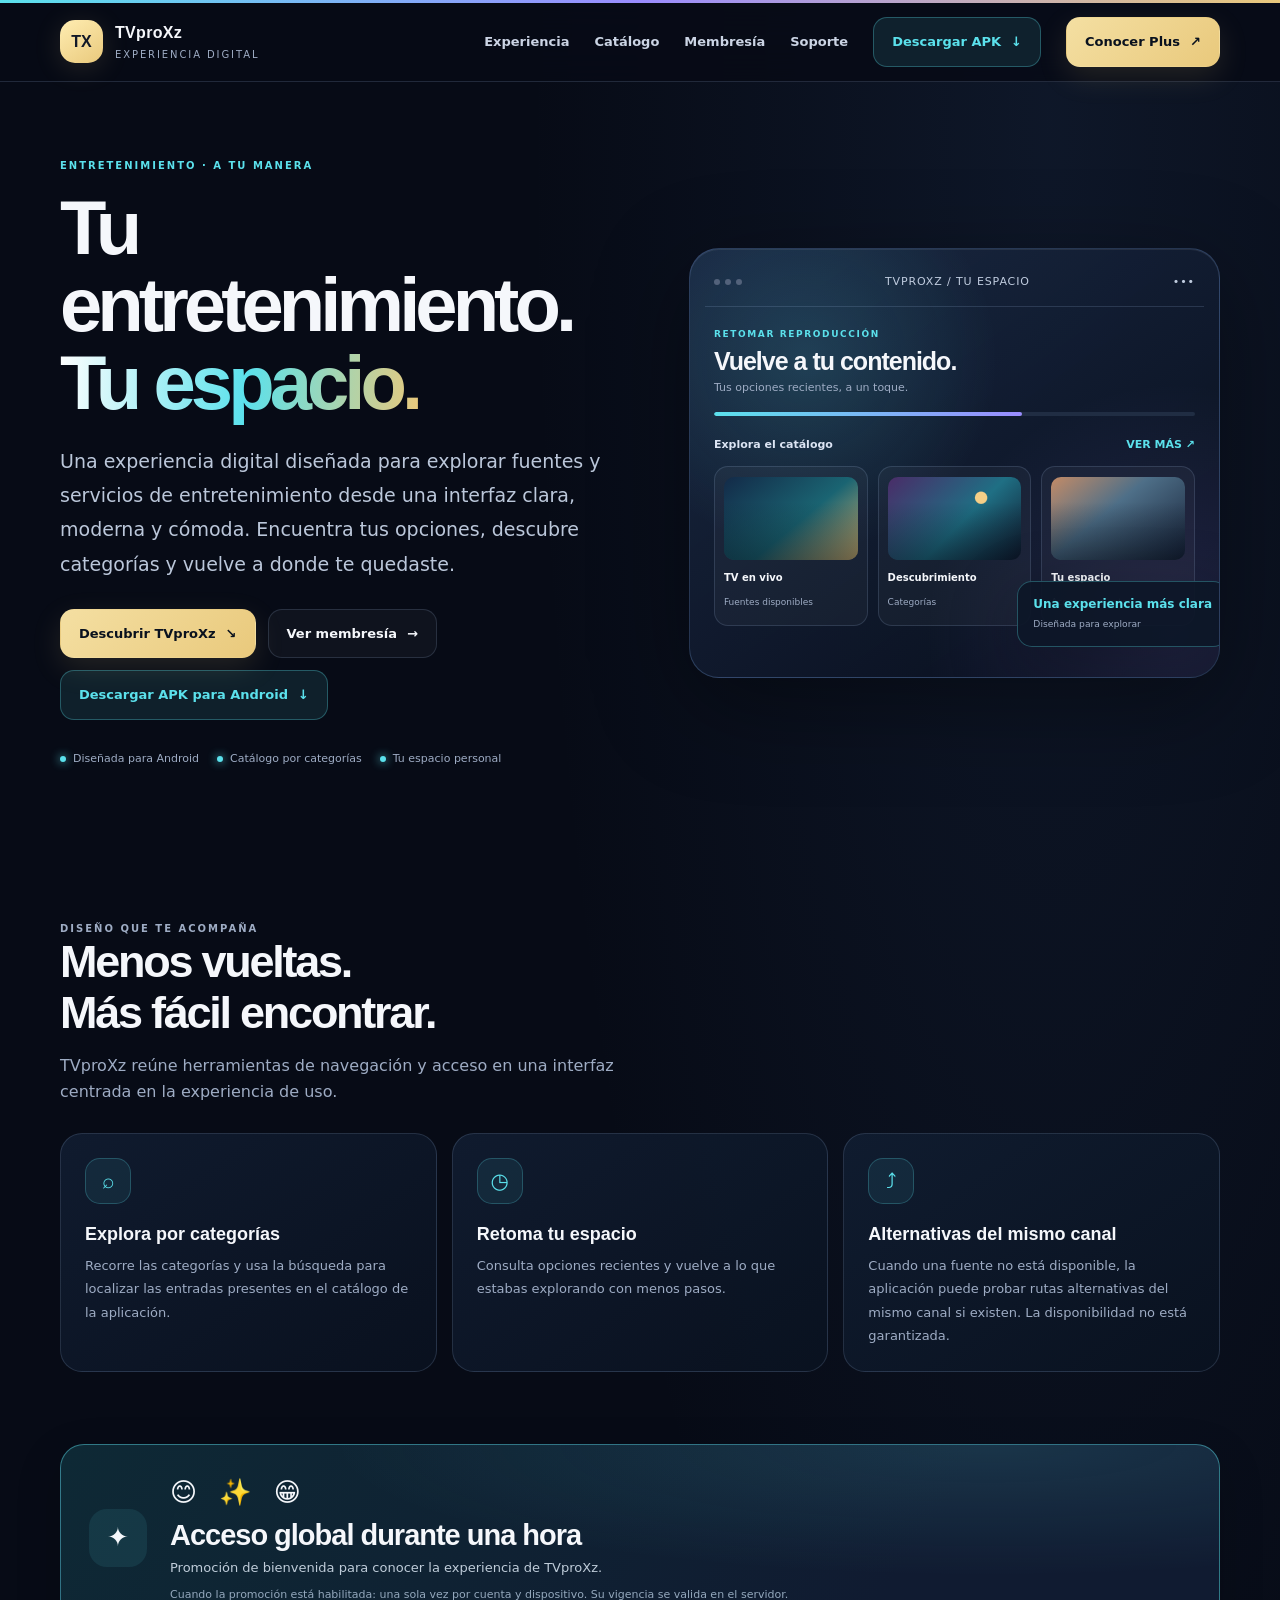
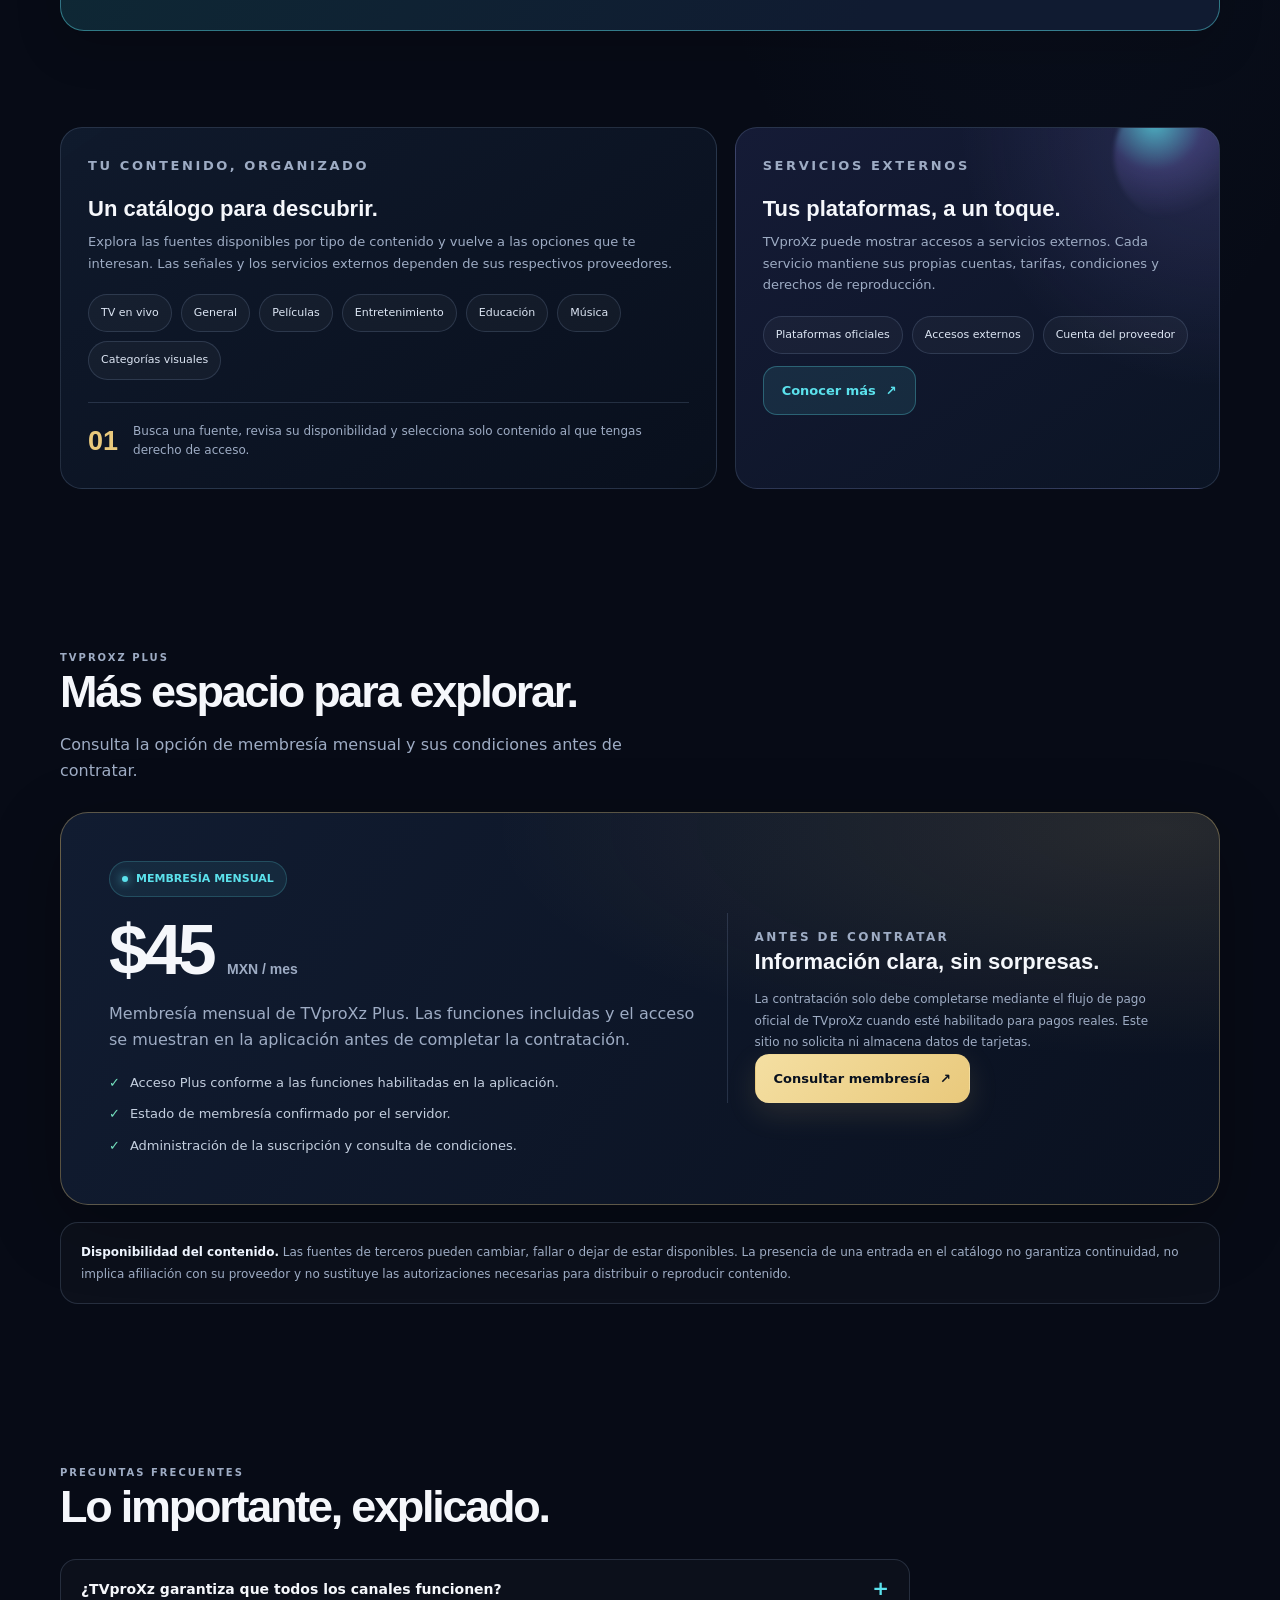
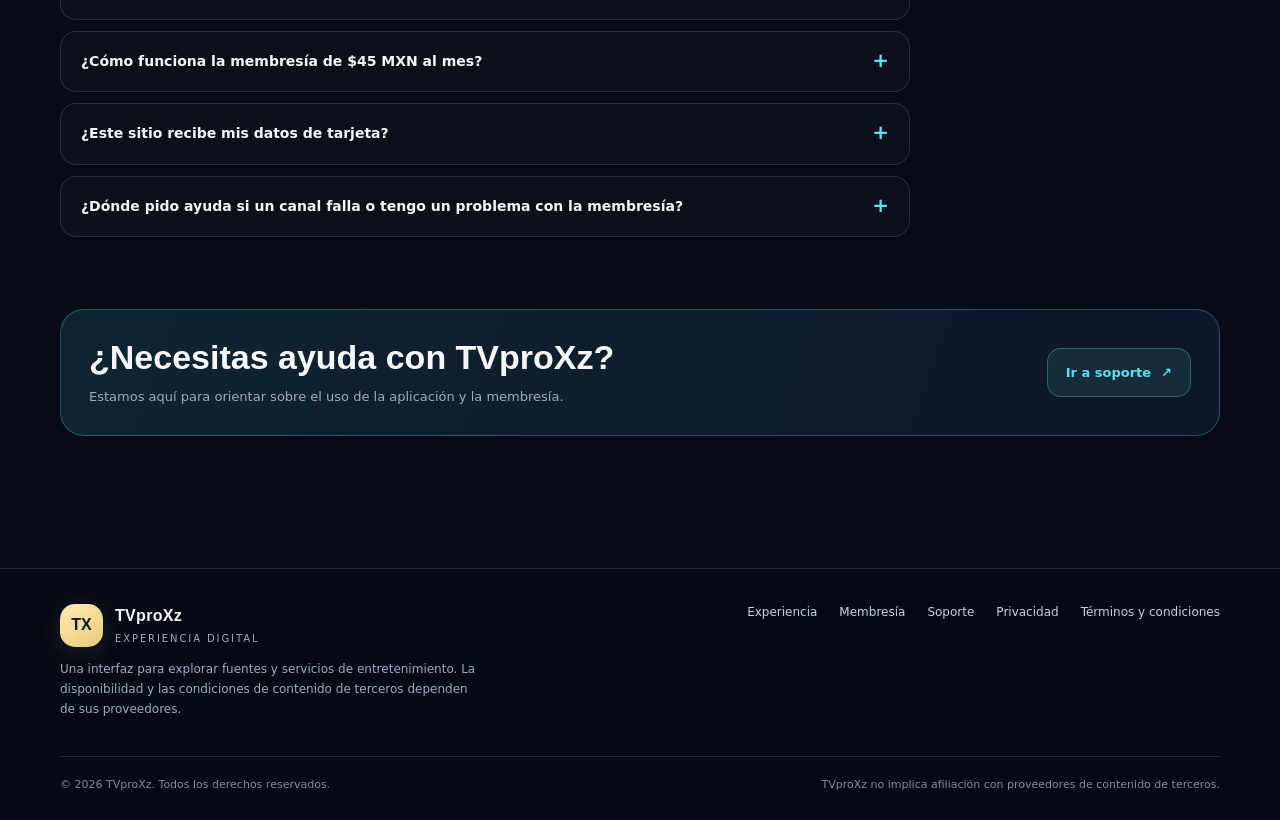
<file: index.html>
<!doctype html>
<html lang="es">
<head>
  <meta charset="utf-8"><meta name="viewport" content="width=device-width, initial-scale=1">
  <meta name="theme-color" content="#070b16">
  <meta name="description" content="Conoce TVproXz: una aplicación Android para explorar fuentes, categorías y servicios de entretenimiento desde una experiencia moderna.">
  <title>TVproXz — Tu entretenimiento. Tu espacio.</title>
  <link rel="stylesheet" href="styles.css">
</head>
<body>
<div class="topline"></div>
<header class="site-header"><div class="container nav">
  <a class="brand" href="index.html" aria-label="TVproXz, inicio"><span class="brand-mark">TX</span><span><span class="brand-name">TVproXz</span><span class="brand-caption">Experiencia digital</span></span></a>
  <button class="nav-toggle" type="button" data-nav-toggle aria-expanded="false" aria-label="Abrir menú">☰ Menú</button>
  <nav class="nav-links" data-nav-links aria-label="Navegación principal">
    <a href="#experiencia">Experiencia</a><a href="#catalogo">Catálogo</a><a href="#membresia">Membresía</a><a href="soporte.html">Soporte</a><a class="btn btn-cyan" href="https://github.com/joseambriz735-dev/TVproXz-Android/releases/download/v2.7.1/TVproXz-2.7.1.apk" aria-label="Descargar TVproXz para Android">Descargar APK <span aria-hidden="true">↓</span></a><a class="btn btn-primary" href="#membresia">Conocer Plus <span>↗</span></a>
  </nav>
</div></header>
<main>
<section class="hero"><div class="container hero-grid">
  <div class="hero-copy">
    <p class="eyebrow">ENTRETENIMIENTO · A TU MANERA</p>
    <h1>Tu entretenimiento.<br><span class="shine">Tu espacio.</span></h1>
    <p class="lead">Una experiencia digital diseñada para explorar fuentes y servicios de entretenimiento desde una interfaz clara, moderna y cómoda. Encuentra tus opciones, descubre categorías y vuelve a donde te quedaste.</p>
    <div class="actions"><a class="btn btn-primary" href="#experiencia">Descubrir TVproXz <span aria-hidden="true">↘</span></a><a class="btn btn-secondary" href="#membresia">Ver membresía <span aria-hidden="true">→</span></a><a class="btn btn-cyan" href="https://github.com/joseambriz735-dev/TVproXz-Android/releases/download/v2.7.1/TVproXz-2.7.1.apk" aria-label="Descargar TVproXz APK para Android">Descargar APK para Android <span aria-hidden="true">↓</span></a></div>
    <div class="hero-foot"><span><i class="dot"></i> Diseñada para Android</span><span><i class="dot"></i> Catálogo por categorías</span><span><i class="dot"></i> Tu espacio personal</span></div>
  </div>
  <div class="visual-shell" aria-label="Ilustración conceptual de la interfaz de TVproXz">
    <div class="visual-top"><span class="win-dots"><i></i><i></i><i></i></span><span>TVPROXZ / TU ESPACIO</span><span>•••</span></div>
    <div class="screen-body">
      <div class="screen-kicker">RETOMAR REPRODUCCIÓN</div><div class="screen-title">Vuelve a tu contenido.</div><div class="screen-muted">Tus opciones recientes, a un toque.</div>
      <div class="screen-progress"><i></i></div>
      <div class="preview-label"><span>Explora el catálogo</span><span style="color:var(--cyan)">VER MÁS ↗</span></div>
      <div class="mini-grid">
        <div class="mini-card"><div class="mini-art"></div><b>TV en vivo</b><span>Fuentes disponibles</span></div>
        <div class="mini-card"><div class="mini-art art2"></div><b>Descubrimiento</b><span>Categorías</span></div>
        <div class="mini-card"><div class="mini-art art3"></div><b>Tu espacio</b><span>Accesos recientes</span></div>
      </div>
    </div>
    <div class="floating-chip"><strong>Una experiencia más clara</strong><small>Diseñada para explorar</small></div>
  </div>
</div></section>
<section class="section" id="experiencia"><div class="container">
  <div class="section-head"><p class="eyebrow">DISEÑO QUE TE ACOMPAÑA</p><h2>Menos vueltas.<br>Más fácil encontrar.</h2><p>TVproXz reúne herramientas de navegación y acceso en una interfaz centrada en la experiencia de uso.</p></div>
  <div class="feature-grid">
    <article class="feature"><div class="feature-icon" aria-hidden="true">⌕</div><h3>Explora por categorías</h3><p>Recorre las categorías y usa la búsqueda para localizar las entradas presentes en el catálogo de la aplicación.</p></article>
    <article class="feature"><div class="feature-icon" aria-hidden="true">◷</div><h3>Retoma tu espacio</h3><p>Consulta opciones recientes y vuelve a lo que estabas explorando con menos pasos.</p></article>
    <article class="feature"><div class="feature-icon" aria-hidden="true">⤴</div><h3>Alternativas del mismo canal</h3><p>Cuando una fuente no está disponible, la aplicación puede probar rutas alternativas del mismo canal si existen. La disponibilidad no está garantizada.</p></article>
  </div>
</div></section>
<section class="promo"><div class="container"><div class="promo-box"><div class="promo-icon" aria-hidden="true">✦</div><div><div class="promo-smiles" aria-hidden="true">😊 ✨ 😁</div><h2>Acceso global durante una hora</h2><p>Promoción de bienvenida para conocer la experiencia de TVproXz.</p><p class="fine">Cuando la promoción está habilitada: una sola vez por cuenta y dispositivo. Su vigencia se valida en el servidor.</p></div></div></div></section>
<section class="section" id="catalogo"><div class="container service-grid">
  <div class="service-panel"><p class="eyebrow">TU CONTENIDO, ORGANIZADO</p><h3>Un catálogo para descubrir.</h3><p>Explora las fuentes disponibles por tipo de contenido y vuelve a las opciones que te interesan. Las señales y los servicios externos dependen de sus respectivos proveedores.</p><div class="pills"><span class="pill">TV en vivo</span><span class="pill">General</span><span class="pill">Películas</span><span class="pill">Entretenimiento</span><span class="pill">Educación</span><span class="pill">Música</span><span class="pill">Categorías visuales</span></div><div class="service-stat"><strong>01</strong><span>Busca una fuente, revisa su disponibilidad y selecciona solo contenido al que tengas derecho de acceso.</span></div></div>
  <div class="service-panel external-panel"><div class="orb" aria-hidden="true"></div><p class="eyebrow">SERVICIOS EXTERNOS</p><h3>Tus plataformas, a un toque.</h3><p>TVproXz puede mostrar accesos a servicios externos. Cada servicio mantiene sus propias cuentas, tarifas, condiciones y derechos de reproducción.</p><div class="pills"><span class="pill">Plataformas oficiales</span><span class="pill">Accesos externos</span><span class="pill">Cuenta del proveedor</span></div><a class="btn btn-cyan" href="soporte.html">Conocer más <span>↗</span></a></div>
</div></section>
<section class="plan-section" id="membresia"><div class="container">
  <div class="section-head"><p class="eyebrow">TVPROXZ PLUS</p><h2>Más espacio para explorar.</h2><p>Consulta la opción de membresía mensual y sus condiciones antes de contratar.</p></div>
  <div class="plan-card"><div><span class="tag"><span class="dot"></span> MEMBRESÍA MENSUAL</span><div class="plan-price">$45 <span>MXN / mes</span></div><p class="muted">Membresía mensual de TVproXz Plus. Las funciones incluidas y el acceso se muestran en la aplicación antes de completar la contratación.</p><ul class="check-list"><li><span class="check">✓</span><span>Acceso Plus conforme a las funciones habilitadas en la aplicación.</span></li><li><span class="check">✓</span><span>Estado de membresía confirmado por el servidor.</span></li><li><span class="check">✓</span><span>Administración de la suscripción y consulta de condiciones.</span></li></ul></div>
    <div class="plan-action"><p class="eyebrow">ANTES DE CONTRATAR</p><h3 style="font:800 22px Manrope,sans-serif;margin:0">Información clara, sin sorpresas.</h3><p>La contratación solo debe completarse mediante el flujo de pago oficial de TVproXz cuando esté habilitado para pagos reales. Este sitio no solicita ni almacena datos de tarjetas.</p><a class="btn btn-primary" href="mailto:joseambriz735@gmail.com?subject=Consulta%20de%20membres%C3%ADa%20TVproXz">Consultar membresía <span>↗</span></a></div>
  </div>
  <div class="disclaimer"><strong>Disponibilidad del contenido.</strong> Las fuentes de terceros pueden cambiar, fallar o dejar de estar disponibles. La presencia de una entrada en el catálogo no garantiza continuidad, no implica afiliación con su proveedor y no sustituye las autorizaciones necesarias para distribuir o reproducir contenido.</div>
</div></section>
<section class="section"><div class="container"><div class="section-head"><p class="eyebrow">PREGUNTAS FRECUENTES</p><h2>Lo importante, explicado.</h2></div><div class="faq-list">
  <details class="faq-item"><summary>¿TVproXz garantiza que todos los canales funcionen?</summary><div class="faq-body">No. La disponibilidad depende de cada fuente y proveedor. La aplicación puede probar una alternativa del mismo canal cuando exista, pero no puede garantizar que todas las fuentes estén siempre disponibles.</div></details>
  <details class="faq-item"><summary>¿Cómo funciona la membresía de $45 MXN al mes?</summary><div class="faq-body">Es la opción mensual anunciada para TVproXz Plus. Antes de contratar, verifica en la aplicación las funciones incluidas, el importe, la frecuencia de cobro, la renovación y las condiciones de cancelación que se muestren en el flujo de pago.</div></details>
  <details class="faq-item"><summary>¿Este sitio recibe mis datos de tarjeta?</summary><div class="faq-body">No. Este sitio no tiene un formulario de tarjeta ni procesa pagos. La contratación, cuando esté habilitada en el entorno de pagos activo, debe realizarse desde el flujo oficial de pago.</div></details>
  <details class="faq-item"><summary>¿Dónde pido ayuda si un canal falla o tengo un problema con la membresía?</summary><div class="faq-body">Escribe al correo de soporte con el modelo del dispositivo, la versión de la aplicación y una descripción del problema. No envíes contraseñas, códigos de verificación ni datos completos de tarjetas.</div></details>
</div></div></section>
<section class="section" style="padding-top:0"><div class="container"><div class="cta-band"><div><h2>¿Necesitas ayuda con TVproXz?</h2><p>Estamos aquí para orientar sobre el uso de la aplicación y la membresía.</p></div><a class="btn btn-cyan" href="soporte.html">Ir a soporte <span>↗</span></a></div></div></section>
</main>
<footer class="site-footer"><div class="container"><div class="footer-main"><div><a class="brand" href="index.html"><span class="brand-mark">TX</span><span><span class="brand-name">TVproXz</span><span class="brand-caption">Experiencia digital</span></span></a><p class="footer-copy">Una interfaz para explorar fuentes y servicios de entretenimiento. La disponibilidad y las condiciones de contenido de terceros dependen de sus proveedores.</p></div><nav class="footer-links" aria-label="Enlaces de pie"><a href="index.html#experiencia">Experiencia</a><a href="index.html#membresia">Membresía</a><a href="soporte.html">Soporte</a><a href="privacidad.html">Privacidad</a><a href="terminos.html">Términos y condiciones</a></nav></div><div class="copyright"><span>© <span data-year></span> TVproXz. Todos los derechos reservados.</span><span>TVproXz no implica afiliación con proveedores de contenido de terceros.</span></div></div></footer>
<script src="site.js"></script>
</body></html>
</file>
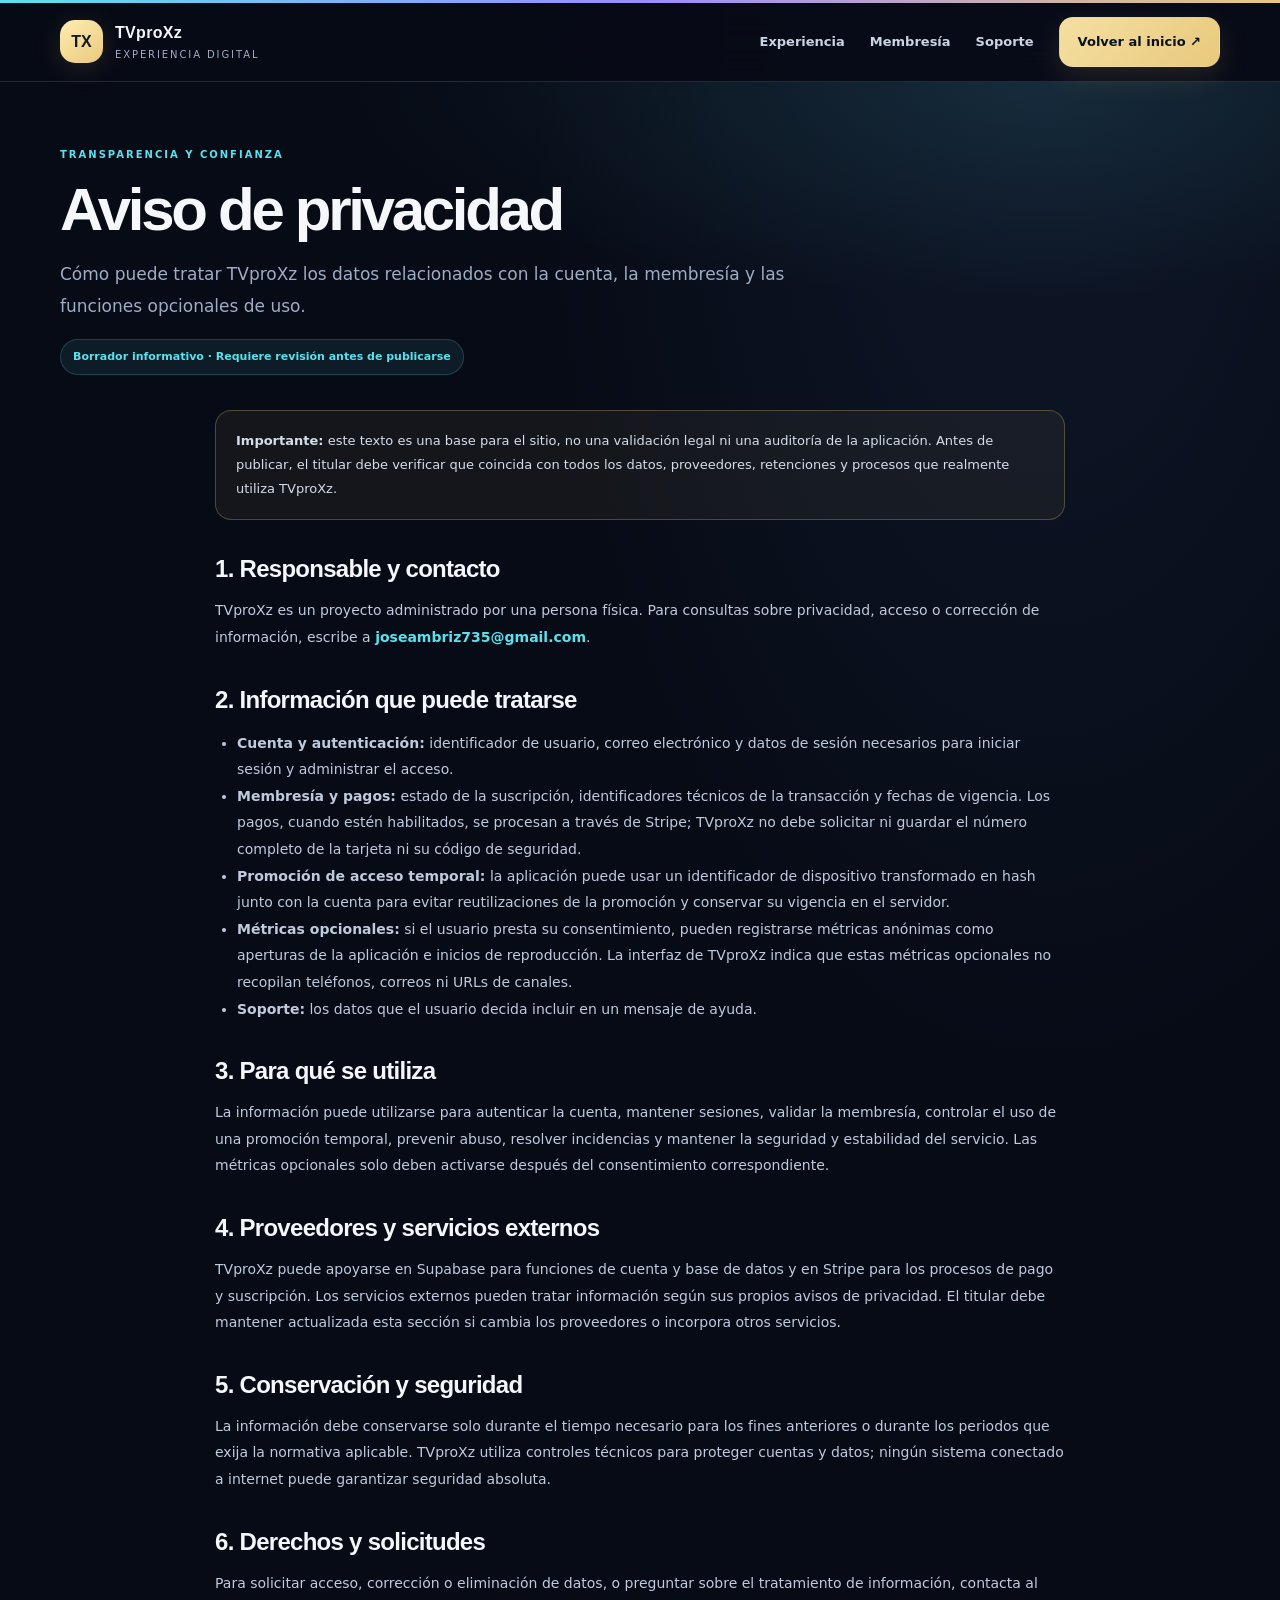
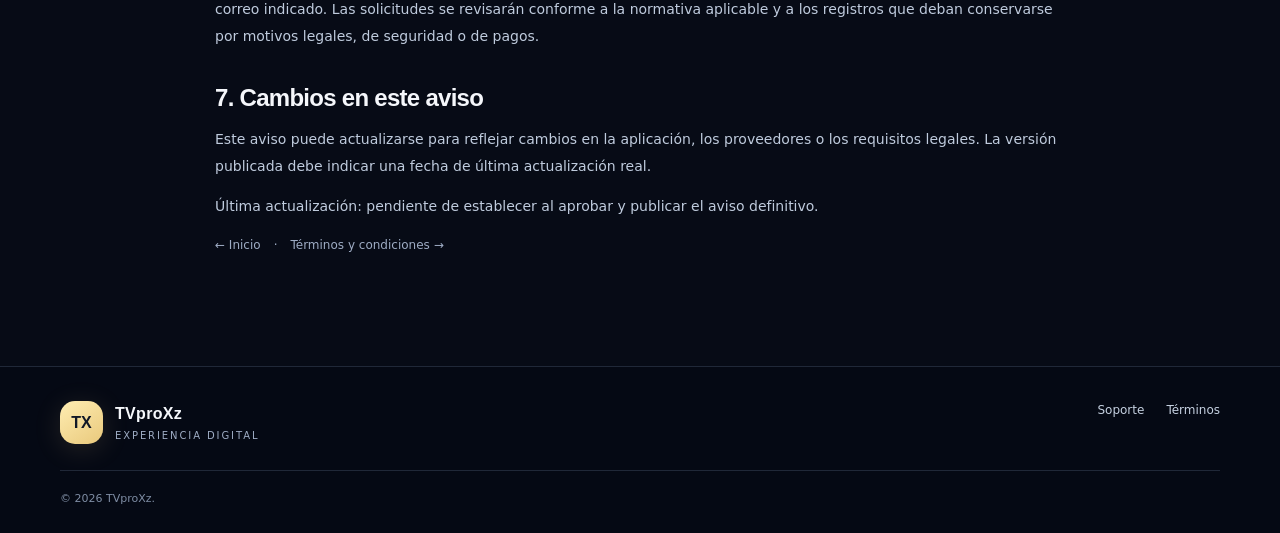
<file: privacidad.html>
<!doctype html><html lang="es"><head><meta charset="utf-8"><meta name="viewport" content="width=device-width, initial-scale=1"><meta name="theme-color" content="#070b16"><meta name="description" content="Información de privacidad de TVproXz."><title>Privacidad | TVproXz</title><link rel="stylesheet" href="styles.css"></head><body><div class="topline"></div><header class="site-header"><div class="container nav"><a class="brand" href="index.html"><span class="brand-mark">TX</span><span><span class="brand-name">TVproXz</span><span class="brand-caption">Experiencia digital</span></span></a><button class="nav-toggle" data-nav-toggle aria-expanded="false" aria-label="Abrir menú">☰ Menú</button><nav class="nav-links" data-nav-links><a href="index.html#experiencia">Experiencia</a><a href="index.html#membresia">Membresía</a><a href="soporte.html">Soporte</a><a class="btn btn-primary" href="index.html">Volver al inicio ↗</a></nav></div></header><main><section class="page-hero"><div class="container"><p class="eyebrow">TRANSPARENCIA Y CONFIANZA</p><h1>Aviso de privacidad</h1><p class="lead">Cómo puede tratar TVproXz los datos relacionados con la cuenta, la membresía y las funciones opcionales de uso.</p><div class="tag">Borrador informativo · Requiere revisión antes de publicarse</div></div></section><section class="container prose"><div class="callout"><strong>Importante:</strong> este texto es una base para el sitio, no una validación legal ni una auditoría de la aplicación. Antes de publicar, el titular debe verificar que coincida con todos los datos, proveedores, retenciones y procesos que realmente utiliza TVproXz.</div>
<h2>1. Responsable y contacto</h2><p>TVproXz es un proyecto administrado por una persona física. Para consultas sobre privacidad, acceso o corrección de información, escribe a <a class="contact-email" href="mailto:joseambriz735@gmail.com">joseambriz735@gmail.com</a>.</p>
<h2>2. Información que puede tratarse</h2><ul><li><strong>Cuenta y autenticación:</strong> identificador de usuario, correo electrónico y datos de sesión necesarios para iniciar sesión y administrar el acceso.</li><li><strong>Membresía y pagos:</strong> estado de la suscripción, identificadores técnicos de la transacción y fechas de vigencia. Los pagos, cuando estén habilitados, se procesan a través de Stripe; TVproXz no debe solicitar ni guardar el número completo de la tarjeta ni su código de seguridad.</li><li><strong>Promoción de acceso temporal:</strong> la aplicación puede usar un identificador de dispositivo transformado en hash junto con la cuenta para evitar reutilizaciones de la promoción y conservar su vigencia en el servidor.</li><li><strong>Métricas opcionales:</strong> si el usuario presta su consentimiento, pueden registrarse métricas anónimas como aperturas de la aplicación e inicios de reproducción. La interfaz de TVproXz indica que estas métricas opcionales no recopilan teléfonos, correos ni URLs de canales.</li><li><strong>Soporte:</strong> los datos que el usuario decida incluir en un mensaje de ayuda.</li></ul>
<h2>3. Para qué se utiliza</h2><p>La información puede utilizarse para autenticar la cuenta, mantener sesiones, validar la membresía, controlar el uso de una promoción temporal, prevenir abuso, resolver incidencias y mantener la seguridad y estabilidad del servicio. Las métricas opcionales solo deben activarse después del consentimiento correspondiente.</p>
<h2>4. Proveedores y servicios externos</h2><p>TVproXz puede apoyarse en Supabase para funciones de cuenta y base de datos y en Stripe para los procesos de pago y suscripción. Los servicios externos pueden tratar información según sus propios avisos de privacidad. El titular debe mantener actualizada esta sección si cambia los proveedores o incorpora otros servicios.</p>
<h2>5. Conservación y seguridad</h2><p>La información debe conservarse solo durante el tiempo necesario para los fines anteriores o durante los periodos que exija la normativa aplicable. TVproXz utiliza controles técnicos para proteger cuentas y datos; ningún sistema conectado a internet puede garantizar seguridad absoluta.</p>
<h2>6. Derechos y solicitudes</h2><p>Para solicitar acceso, corrección o eliminación de datos, o preguntar sobre el tratamiento de información, contacta al correo indicado. Las solicitudes se revisarán conforme a la normativa aplicable y a los registros que deban conservarse por motivos legales, de seguridad o de pagos.</p>
<h2>7. Cambios en este aviso</h2><p>Este aviso puede actualizarse para reflejar cambios en la aplicación, los proveedores o los requisitos legales. La versión publicada debe indicar una fecha de última actualización real.</p><p class="muted">Última actualización: pendiente de establecer al aprobar y publicar el aviso definitivo.</p><div class="page-nav"><a href="index.html">← Inicio</a><span>·</span><a href="terminos.html">Términos y condiciones →</a></div></section></main><footer class="site-footer"><div class="container"><div class="footer-main"><a class="brand" href="index.html"><span class="brand-mark">TX</span><span><span class="brand-name">TVproXz</span><span class="brand-caption">Experiencia digital</span></span></a><div class="footer-links"><a href="soporte.html">Soporte</a><a href="terminos.html">Términos</a></div></div><div class="copyright"><span>© <span data-year></span> TVproXz.</span></div></div></footer><script src="site.js"></script></body></html>
</file>
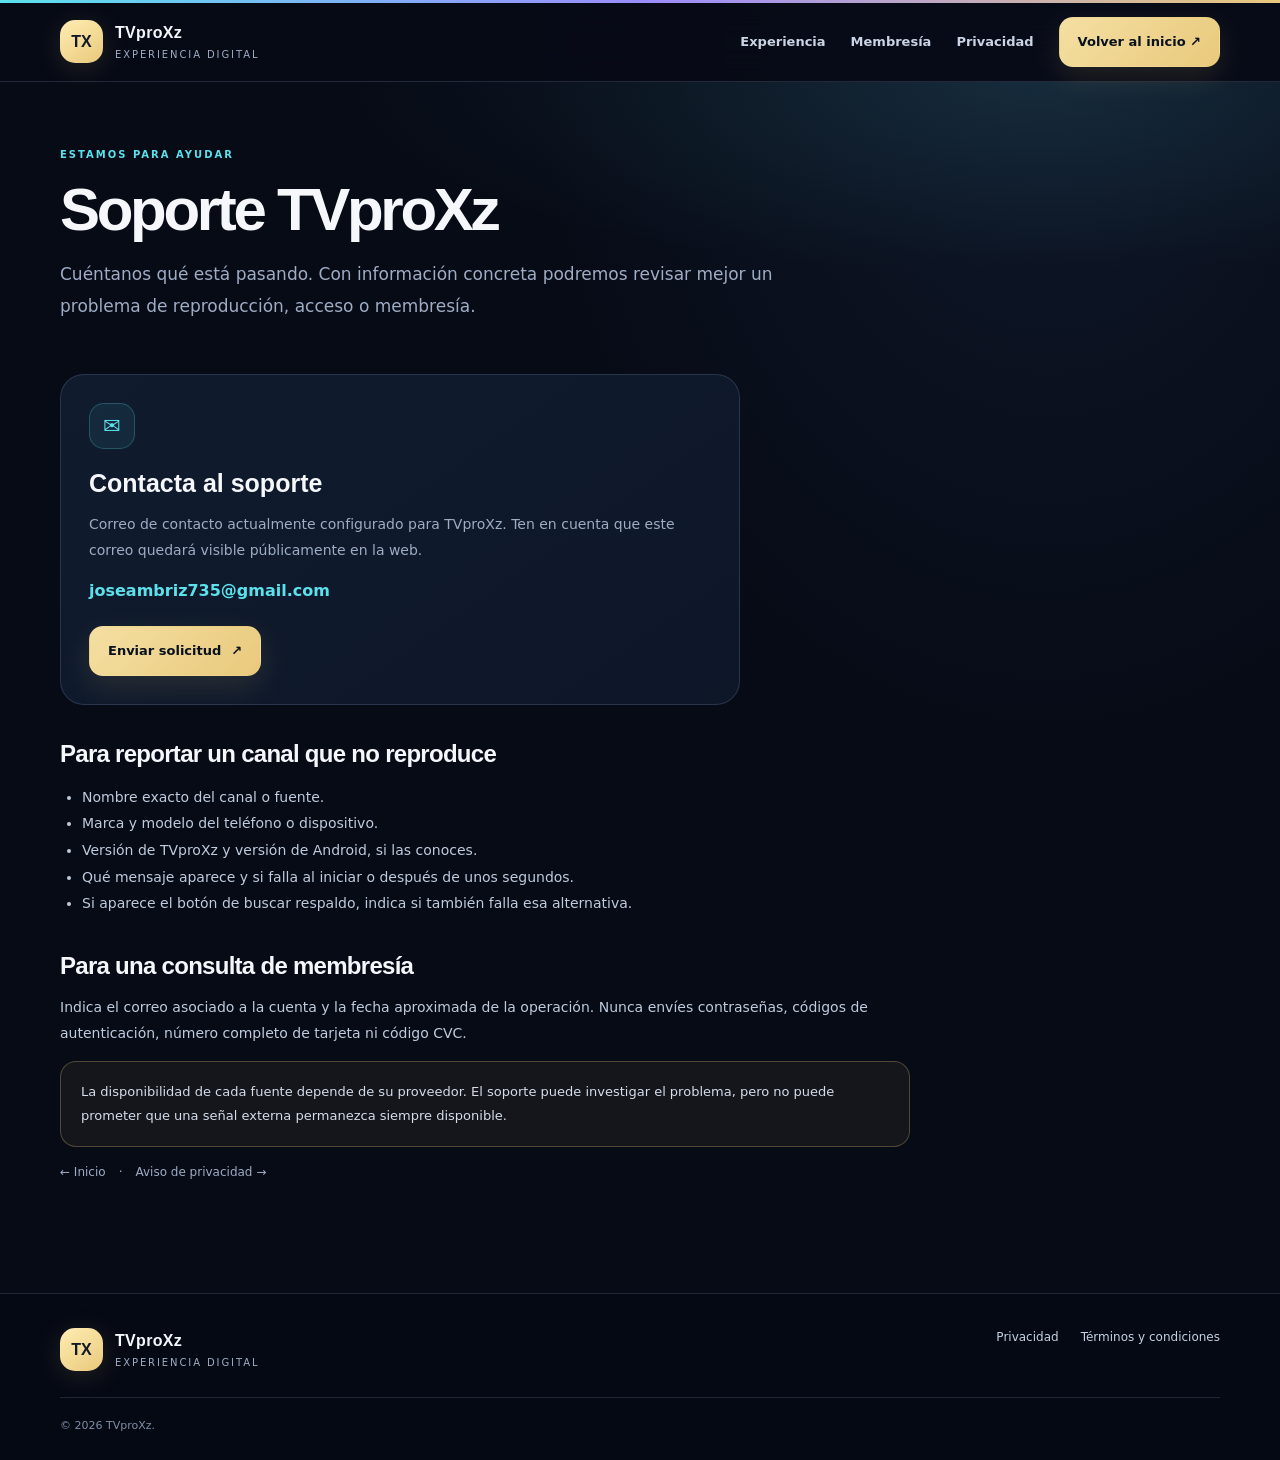
<file: soporte.html>
<!doctype html><html lang="es"><head><meta charset="utf-8"><meta name="viewport" content="width=device-width, initial-scale=1"><meta name="theme-color" content="#070b16"><meta name="description" content="Contacto y ayuda para TVproXz."><title>Soporte | TVproXz</title><link rel="stylesheet" href="styles.css"></head><body><div class="topline"></div><header class="site-header"><div class="container nav"><a class="brand" href="index.html"><span class="brand-mark">TX</span><span><span class="brand-name">TVproXz</span><span class="brand-caption">Experiencia digital</span></span></a><button class="nav-toggle" data-nav-toggle aria-expanded="false" aria-label="Abrir menú">☰ Menú</button><nav class="nav-links" data-nav-links><a href="index.html#experiencia">Experiencia</a><a href="index.html#membresia">Membresía</a><a href="privacidad.html">Privacidad</a><a class="btn btn-primary" href="index.html">Volver al inicio ↗</a></nav></div></header><main><section class="page-hero"><div class="container"><p class="eyebrow">ESTAMOS PARA AYUDAR</p><h1>Soporte TVproXz</h1><p class="lead">Cuéntanos qué está pasando. Con información concreta podremos revisar mejor un problema de reproducción, acceso o membresía.</p></div></section><section class="container"><div class="contact-card"><div class="feature-icon" aria-hidden="true">✉</div><h2>Contacta al soporte</h2><p>Correo de contacto actualmente configurado para TVproXz. Ten en cuenta que este correo quedará visible públicamente en la web.</p><a class="contact-email" href="mailto:joseambriz735@gmail.com?subject=Soporte%20TVproXz">joseambriz735@gmail.com</a><div style="margin-top:22px"><a class="btn btn-primary" href="mailto:joseambriz735@gmail.com?subject=Soporte%20TVproXz&body=Dispositivo%3A%20%0AVersi%C3%B3n%20de%20la%20app%3A%20%0ACanal%20o%20funci%C3%B3n%3A%20%0ADescripci%C3%B3n%20del%20problema%3A%20">Enviar solicitud <span>↗</span></a></div></div><div class="prose"><h2>Para reportar un canal que no reproduce</h2><ul><li>Nombre exacto del canal o fuente.</li><li>Marca y modelo del teléfono o dispositivo.</li><li>Versión de TVproXz y versión de Android, si las conoces.</li><li>Qué mensaje aparece y si falla al iniciar o después de unos segundos.</li><li>Si aparece el botón de buscar respaldo, indica si también falla esa alternativa.</li></ul><h2>Para una consulta de membresía</h2><p>Indica el correo asociado a la cuenta y la fecha aproximada de la operación. Nunca envíes contraseñas, códigos de autenticación, número completo de tarjeta ni código CVC.</p><div class="callout">La disponibilidad de cada fuente depende de su proveedor. El soporte puede investigar el problema, pero no puede prometer que una señal externa permanezca siempre disponible.</div><div class="page-nav"><a href="index.html">← Inicio</a><span>·</span><a href="privacidad.html">Aviso de privacidad →</a></div></div></section></main><footer class="site-footer"><div class="container"><div class="footer-main"><a class="brand" href="index.html"><span class="brand-mark">TX</span><span><span class="brand-name">TVproXz</span><span class="brand-caption">Experiencia digital</span></span></a><div class="footer-links"><a href="privacidad.html">Privacidad</a><a href="terminos.html">Términos y condiciones</a></div></div><div class="copyright"><span>© <span data-year></span> TVproXz.</span></div></div></footer><script src="site.js"></script></body></html>
</file>
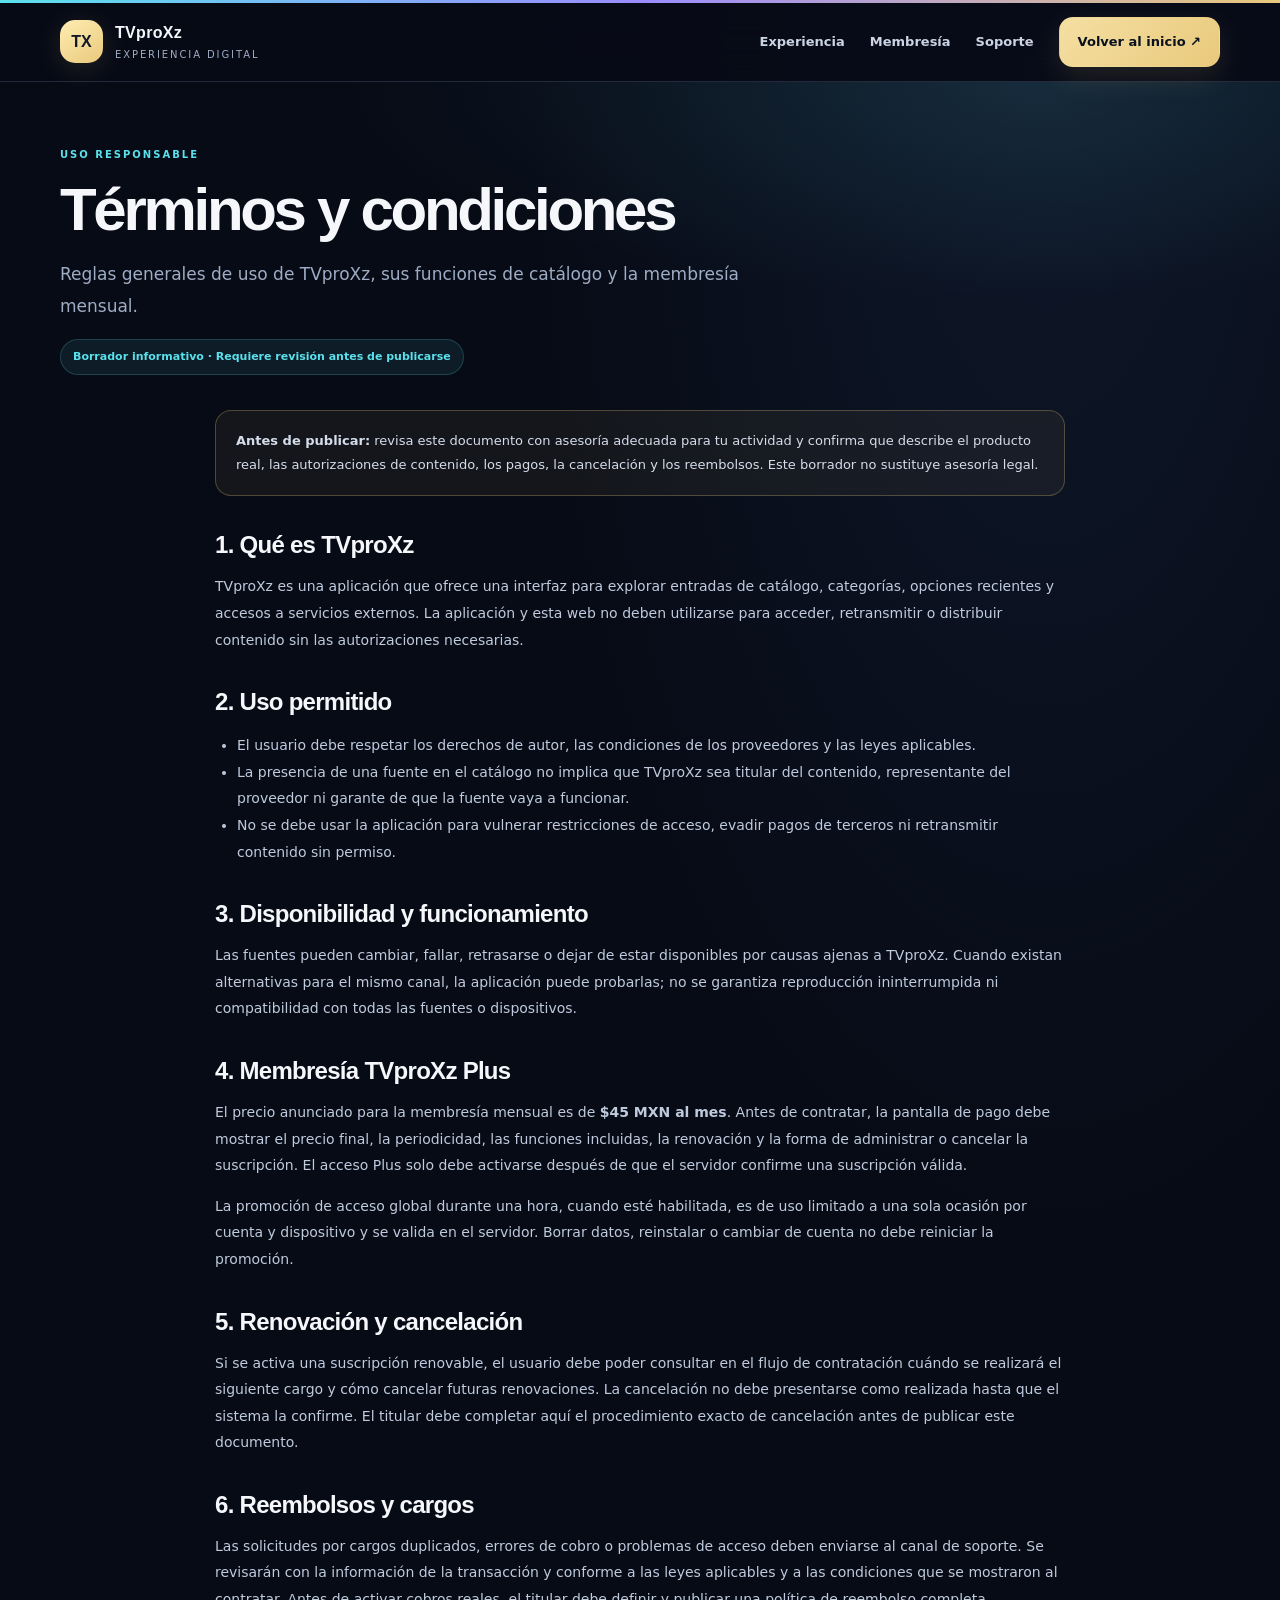
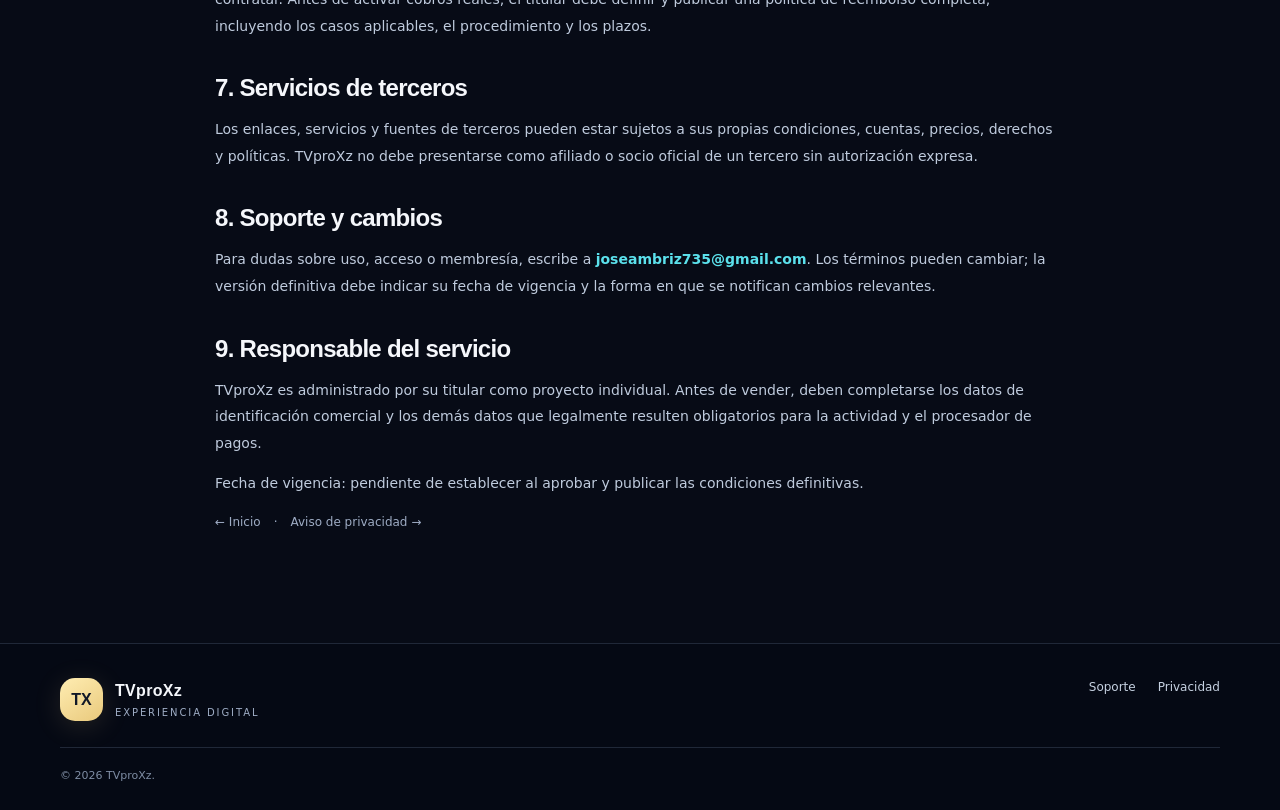
<file: terminos.html>
<!doctype html><html lang="es"><head><meta charset="utf-8"><meta name="viewport" content="width=device-width, initial-scale=1"><meta name="theme-color" content="#070b16"><meta name="description" content="Términos y condiciones generales de TVproXz."><title>Términos y condiciones | TVproXz</title><link rel="stylesheet" href="styles.css"></head><body><div class="topline"></div><header class="site-header"><div class="container nav"><a class="brand" href="index.html"><span class="brand-mark">TX</span><span><span class="brand-name">TVproXz</span><span class="brand-caption">Experiencia digital</span></span></a><button class="nav-toggle" data-nav-toggle aria-expanded="false" aria-label="Abrir menú">☰ Menú</button><nav class="nav-links" data-nav-links><a href="index.html#experiencia">Experiencia</a><a href="index.html#membresia">Membresía</a><a href="soporte.html">Soporte</a><a class="btn btn-primary" href="index.html">Volver al inicio ↗</a></nav></div></header><main><section class="page-hero"><div class="container"><p class="eyebrow">USO RESPONSABLE</p><h1>Términos y condiciones</h1><p class="lead">Reglas generales de uso de TVproXz, sus funciones de catálogo y la membresía mensual.</p><div class="tag">Borrador informativo · Requiere revisión antes de publicarse</div></div></section><section class="container prose"><div class="callout"><strong>Antes de publicar:</strong> revisa este documento con asesoría adecuada para tu actividad y confirma que describe el producto real, las autorizaciones de contenido, los pagos, la cancelación y los reembolsos. Este borrador no sustituye asesoría legal.</div>
<h2>1. Qué es TVproXz</h2><p>TVproXz es una aplicación que ofrece una interfaz para explorar entradas de catálogo, categorías, opciones recientes y accesos a servicios externos. La aplicación y esta web no deben utilizarse para acceder, retransmitir o distribuir contenido sin las autorizaciones necesarias.</p>
<h2>2. Uso permitido</h2><ul><li>El usuario debe respetar los derechos de autor, las condiciones de los proveedores y las leyes aplicables.</li><li>La presencia de una fuente en el catálogo no implica que TVproXz sea titular del contenido, representante del proveedor ni garante de que la fuente vaya a funcionar.</li><li>No se debe usar la aplicación para vulnerar restricciones de acceso, evadir pagos de terceros ni retransmitir contenido sin permiso.</li></ul>
<h2>3. Disponibilidad y funcionamiento</h2><p>Las fuentes pueden cambiar, fallar, retrasarse o dejar de estar disponibles por causas ajenas a TVproXz. Cuando existan alternativas para el mismo canal, la aplicación puede probarlas; no se garantiza reproducción ininterrumpida ni compatibilidad con todas las fuentes o dispositivos.</p>
<h2>4. Membresía TVproXz Plus</h2><p>El precio anunciado para la membresía mensual es de <strong>$45 MXN al mes</strong>. Antes de contratar, la pantalla de pago debe mostrar el precio final, la periodicidad, las funciones incluidas, la renovación y la forma de administrar o cancelar la suscripción. El acceso Plus solo debe activarse después de que el servidor confirme una suscripción válida.</p><p>La promoción de acceso global durante una hora, cuando esté habilitada, es de uso limitado a una sola ocasión por cuenta y dispositivo y se valida en el servidor. Borrar datos, reinstalar o cambiar de cuenta no debe reiniciar la promoción.</p>
<h2>5. Renovación y cancelación</h2><p>Si se activa una suscripción renovable, el usuario debe poder consultar en el flujo de contratación cuándo se realizará el siguiente cargo y cómo cancelar futuras renovaciones. La cancelación no debe presentarse como realizada hasta que el sistema la confirme. El titular debe completar aquí el procedimiento exacto de cancelación antes de publicar este documento.</p>
<h2>6. Reembolsos y cargos</h2><p>Las solicitudes por cargos duplicados, errores de cobro o problemas de acceso deben enviarse al canal de soporte. Se revisarán con la información de la transacción y conforme a las leyes aplicables y a las condiciones que se mostraron al contratar. Antes de activar cobros reales, el titular debe definir y publicar una política de reembolso completa, incluyendo los casos aplicables, el procedimiento y los plazos.</p>
<h2>7. Servicios de terceros</h2><p>Los enlaces, servicios y fuentes de terceros pueden estar sujetos a sus propias condiciones, cuentas, precios, derechos y políticas. TVproXz no debe presentarse como afiliado o socio oficial de un tercero sin autorización expresa.</p>
<h2>8. Soporte y cambios</h2><p>Para dudas sobre uso, acceso o membresía, escribe a <a class="contact-email" href="mailto:joseambriz735@gmail.com">joseambriz735@gmail.com</a>. Los términos pueden cambiar; la versión definitiva debe indicar su fecha de vigencia y la forma en que se notifican cambios relevantes.</p>
<h2>9. Responsable del servicio</h2><p>TVproXz es administrado por su titular como proyecto individual. Antes de vender, deben completarse los datos de identificación comercial y los demás datos que legalmente resulten obligatorios para la actividad y el procesador de pagos.</p><p class="muted">Fecha de vigencia: pendiente de establecer al aprobar y publicar las condiciones definitivas.</p><div class="page-nav"><a href="index.html">← Inicio</a><span>·</span><a href="privacidad.html">Aviso de privacidad →</a></div></section></main><footer class="site-footer"><div class="container"><div class="footer-main"><a class="brand" href="index.html"><span class="brand-mark">TX</span><span><span class="brand-name">TVproXz</span><span class="brand-caption">Experiencia digital</span></span></a><div class="footer-links"><a href="soporte.html">Soporte</a><a href="privacidad.html">Privacidad</a></div></div><div class="copyright"><span>© <span data-year></span> TVproXz.</span></div></div></footer><script src="site.js"></script></body></html>
</file>
<file: styles.css>
:root{--bg:#070b16;--bg2:#0b1223;--card:#101b2e;--card2:#0d1728;--ink:#f5f7fb;--muted:#9eacc4;--line:rgba(153,180,222,.18);--cyan:#5be1ec;--gold:#e9c97c;--purple:#9a8cff;--ok:#74e0be;--radius:22px;--shadow:0 20px 70px rgba(0,0,0,.28)}
*{box-sizing:border-box}html{scroll-behavior:smooth;scroll-padding-top:90px}body{margin:0;background:radial-gradient(ellipse at 82% 3%,rgba(58,97,154,.14),transparent 35%),var(--bg);color:var(--ink);font-family:'DM Sans',system-ui,-apple-system,Segoe UI,sans-serif;line-height:1.65}a{color:inherit;text-decoration:none}button{font:inherit}.container{width:min(1160px,calc(100% - 42px));margin-inline:auto}.topline{height:3px;background:linear-gradient(90deg,var(--cyan),var(--purple),var(--gold))}.site-header{position:sticky;top:0;z-index:20;background:rgba(7,11,22,.87);backdrop-filter:blur(18px);border-bottom:1px solid var(--line)}.nav{min-height:78px;display:flex;align-items:center;justify-content:space-between;gap:22px}.brand{display:flex;align-items:center;gap:12px;min-width:0}.brand-mark{width:43px;height:43px;border-radius:15px;display:grid;place-items:center;background:linear-gradient(145deg,#ffedb2,var(--gold));color:#111827;font:800 16px Manrope,sans-serif;box-shadow:0 5px 28px rgba(233,201,124,.14);flex-shrink:0}.brand-name{font:800 16px Manrope,sans-serif;letter-spacing:.02em}.brand-caption{display:block;color:var(--muted);font-size:10px;letter-spacing:.19em;text-transform:uppercase;margin-top:1px}.nav-links{display:flex;align-items:center;gap:25px;font-size:13px;font-weight:600;color:#cbd4e4}.nav-links a:not(.btn):hover,.footer-links a:hover{color:var(--cyan)}.nav-toggle{display:none;border:1px solid var(--line);background:var(--card);color:var(--ink);padding:10px 12px;border-radius:12px}.btn{display:inline-flex;align-items:center;justify-content:center;gap:10px;padding:13px 18px;border-radius:14px;border:1px solid var(--line);font-weight:800;font-size:13px;transition:transform .2s,border-color .2s,filter .2s;cursor:pointer}.btn:hover{transform:translateY(-2px);filter:brightness(1.07)}.btn-primary{color:#09111e;background:linear-gradient(135deg,#f4dfa2,var(--gold));border-color:transparent;box-shadow:0 10px 30px rgba(233,201,124,.13)}.btn-secondary{background:rgba(255,255,255,.035);color:var(--ink)}.btn-cyan{background:rgba(91,225,236,.1);border-color:rgba(91,225,236,.3);color:var(--cyan)}.eyebrow{margin:0 0 14px;color:var(--cyan);text-transform:uppercase;letter-spacing:.2em;font-size:10px;font-weight:800}.hero{padding:76px 0 66px;position:relative;overflow:hidden}.hero-grid{display:grid;grid-template-columns:1.05fr .95fr;align-items:center;gap:42px}.hero-copy h1{font:800 clamp(42px,6.3vw,76px)/1.02 Manrope,sans-serif;letter-spacing:-.065em;margin:0;max-width:680px}.hero-copy h1 .shine{background:linear-gradient(95deg,#fff,var(--cyan) 52%,var(--gold));background-clip:text;-webkit-background-clip:text;color:transparent}.hero-copy .lead{max-width:610px;color:#bbc7da;font-size:clamp(16px,1.8vw,19px);line-height:1.8;margin:23px 0 28px}.actions{display:flex;gap:12px;flex-wrap:wrap}.hero-foot{display:flex;gap:18px;flex-wrap:wrap;margin-top:30px;color:var(--muted);font-size:11px}.hero-foot span{display:flex;align-items:center;gap:7px}.dot{width:6px;height:6px;border-radius:50%;background:var(--cyan);box-shadow:0 0 10px var(--cyan)}
.visual-shell{position:relative;min-height:430px;border:1px solid rgba(118,159,221,.27);border-radius:30px;padding:15px;background:linear-gradient(145deg,rgba(29,45,74,.82),rgba(7,13,26,.93));box-shadow:0 25px 95px rgba(0,0,0,.38),inset 0 1px rgba(255,255,255,.08);overflow:hidden}.visual-shell:before{content:'';position:absolute;inset:-30% -20%;background:radial-gradient(circle at 30% 35%,rgba(91,225,236,.16),transparent 28%),radial-gradient(circle at 80% 75%,rgba(154,140,255,.16),transparent 32%);pointer-events:none}.visual-top{position:relative;display:flex;align-items:center;justify-content:space-between;padding:9px 9px 15px;border-bottom:1px solid var(--line);font-size:11px;color:#c0ccdf;letter-spacing:.08em}.win-dots{display:flex;gap:5px}.win-dots i{width:6px;height:6px;border-radius:50%;background:#53627b}.screen-body{position:relative;padding:20px 9px 8px}.screen-kicker{font-size:9px;letter-spacing:.18em;color:var(--cyan);font-weight:800}.screen-title{font:800 25px Manrope,sans-serif;margin:5px 0 3px;letter-spacing:-.04em}.screen-muted{font-size:11px;color:var(--muted)}.screen-progress{height:4px;border-radius:8px;background:#202d43;margin:15px 0 20px;overflow:hidden}.screen-progress i{display:block;width:64%;height:100%;background:linear-gradient(90deg,var(--cyan),var(--purple));border-radius:8px}.preview-label{display:flex;justify-content:space-between;color:#dce5f4;font-size:11px;font-weight:700;margin-bottom:12px}.mini-grid{display:grid;grid-template-columns:repeat(3,1fr);gap:10px}.mini-card{padding:10px 9px 12px;border:1px solid var(--line);border-radius:14px;background:rgba(255,255,255,.035);min-width:0}.mini-art{height:83px;border-radius:10px;position:relative;overflow:hidden;margin-bottom:10px;background:linear-gradient(140deg,#132a48,#1a6472 55%,#d2b26f)}.mini-art:after{content:'';position:absolute;inset:0;background:linear-gradient(0deg,rgba(4,10,20,.45),transparent 70%)}.mini-art.art2{background:radial-gradient(circle at 70% 25%,#f5cf87 0 5%,transparent 6%),linear-gradient(135deg,#4a2c68,#1f6f84 55%,#101a2e)}.mini-art.art3{background:linear-gradient(140deg,#c38b67,#4e6f88 42%,#172238)}.mini-card b{display:block;font-size:10px;white-space:nowrap;overflow:hidden;text-overflow:ellipsis}.mini-card span{color:var(--muted);font-size:9px}.floating-chip{position:absolute;right:-9px;bottom:30px;background:rgba(13,23,40,.94);border:1px solid rgba(91,225,236,.3);border-radius:15px;padding:13px 15px;box-shadow:var(--shadow);font-size:11px}.floating-chip strong{display:block;color:var(--cyan);font-size:12px}.floating-chip small{color:var(--muted)}.section{padding:72px 0}.section-head{max-width:710px;margin-bottom:27px}.section-head h2{font:800 clamp(28px,4.3vw,45px)/1.12 Manrope,sans-serif;letter-spacing:-.05em;margin:0}.section-head p{color:var(--muted);max-width:620px;margin:15px 0 0}.feature-grid{display:grid;grid-template-columns:repeat(3,1fr);gap:15px}.feature{padding:24px;border-radius:var(--radius);border:1px solid var(--line);background:linear-gradient(145deg,rgba(17,29,49,.92),rgba(10,18,32,.92));min-height:215px;transition:transform .25s,border-color .25s}.feature:hover{transform:translateY(-4px);border-color:rgba(91,225,236,.4)}.feature-icon{width:46px;height:46px;display:grid;place-items:center;border:1px solid rgba(91,225,236,.24);border-radius:15px;color:var(--cyan);background:rgba(91,225,236,.08);margin-bottom:20px;font-size:21px}.feature h3{font:700 18px Manrope,sans-serif;margin:0 0 9px}.feature p{font-size:13px;line-height:1.8;color:var(--muted);margin:0}.promo{padding:0 0 24px}.promo-box{display:flex;align-items:center;gap:23px;padding:26px 28px;border:1px solid rgba(91,225,236,.44);border-radius:24px;background:radial-gradient(ellipse at 80% 0,rgba(91,225,236,.13),transparent 50%),linear-gradient(125deg,#0e2935,#101b31 72%);box-shadow:0 16px 45px rgba(0,0,0,.18)}.promo-icon{display:grid;place-items:center;min-width:58px;height:58px;border-radius:18px;background:rgba(91,225,236,.09);font-size:26px}.promo-smiles{font-size:26px;letter-spacing:7px;animation:smileFloat 2.8s ease-in-out infinite}.promo-box h2{margin:5px 0 5px;font:800 clamp(21px,3vw,29px) Manrope,sans-serif;letter-spacing:-.035em}.promo-box p{margin:0;color:#bfccd9;font-size:13px}.promo-box .fine{font-size:11px;color:#94a8bd;margin-top:7px}@keyframes smileFloat{0%,100%{transform:translateY(0)}50%{transform:translateY(-4px)}}
.service-grid{display:grid;grid-template-columns:1.15fr .85fr;gap:18px}.service-panel{border:1px solid var(--line);border-radius:var(--radius);background:linear-gradient(145deg,rgba(17,28,47,.91),rgba(9,16,29,.96));padding:27px}.service-panel h3{font:800 22px Manrope,sans-serif;margin:0 0 9px}.service-panel>p{color:var(--muted);font-size:13px;margin:0 0 20px}.pills{display:flex;flex-wrap:wrap;gap:9px}.pill{border:1px solid var(--line);background:rgba(255,255,255,.035);border-radius:100px;padding:9px 12px;color:#dce5f3;font-size:11px}.service-stat{display:flex;align-items:center;gap:15px;border-top:1px solid var(--line);padding-top:19px;margin-top:22px;color:var(--muted);font-size:12px}.service-stat strong{font:800 27px Manrope,sans-serif;color:var(--gold)}.external-panel{position:relative;overflow:hidden;background:radial-gradient(circle at 100% 0,rgba(154,140,255,.18),transparent 43%),linear-gradient(145deg,#151b36,#0b1424)}.orb{width:135px;height:135px;border-radius:50%;position:absolute;right:-30px;top:-40px;background:radial-gradient(circle at 30% 25%,rgba(91,225,236,.75),rgba(154,140,255,.18) 35%,transparent 70%);filter:blur(2px)}.external-panel h3,.external-panel p,.external-panel a{position:relative}.external-panel .btn{margin-top:12px}.plan-section{padding:74px 0}.plan-card{display:grid;grid-template-columns:1fr .75fr;gap:25px;align-items:center;padding:clamp(25px,5vw,48px);border:1px solid rgba(233,201,124,.35);border-radius:28px;background:radial-gradient(ellipse at 95% 4%,rgba(233,201,124,.12),transparent 43%),linear-gradient(125deg,#111c31,#0a1120);box-shadow:var(--shadow)}.plan-price{font:800 clamp(47px,7vw,70px)/1 Manrope,sans-serif;letter-spacing:-.065em;margin:18px 0 12px}.plan-price span{font:600 14px 'DM Sans',sans-serif;letter-spacing:0;color:var(--muted)}.check-list{display:grid;gap:10px;margin:18px 0 0;padding:0;list-style:none;color:#c4cfdf;font-size:13px}.check-list li{display:flex;gap:10px;align-items:flex-start}.check{color:var(--ok);font-weight:800}.plan-action{border-left:1px solid var(--line);padding-left:27px}.plan-action p{color:var(--muted);font-size:12px;line-height:1.8;margin:14px 0 0}.disclaimer{border:1px solid var(--line);border-radius:18px;padding:18px 20px;background:rgba(255,255,255,.025);color:var(--muted);font-size:12px;line-height:1.85;margin-top:17px}.disclaimer strong{color:#eff5ff}.faq-list{display:grid;gap:11px;max-width:850px}.faq-item{border:1px solid var(--line);border-radius:16px;background:rgba(255,255,255,.025);overflow:hidden}.faq-item summary{cursor:pointer;list-style:none;padding:18px 20px;font-weight:700;font-size:14px;display:flex;justify-content:space-between;gap:18px}.faq-item summary::-webkit-details-marker{display:none}.faq-item summary:after{content:'+';color:var(--cyan);font-size:20px;line-height:1}.faq-item[open] summary:after{content:'−'}.faq-body{padding:0 20px 18px;color:var(--muted);font-size:13px;line-height:1.8}.cta-band{padding:28px;border:1px solid rgba(91,225,236,.28);background:linear-gradient(110deg,rgba(21,56,69,.58),rgba(15,25,45,.82));border-radius:24px;display:flex;align-items:center;justify-content:space-between;gap:22px}.cta-band h2{font:800 clamp(23px,3.8vw,34px)/1.15 Manrope,sans-serif;margin:0}.cta-band p{margin:9px 0 0;color:var(--muted);font-size:13px}.site-footer{border-top:1px solid var(--line);padding:34px 0 25px;margin-top:60px;background:rgba(3,7,14,.25)}.footer-main{display:flex;align-items:flex-start;justify-content:space-between;gap:24px;flex-wrap:wrap}.footer-copy{color:var(--muted);font-size:12px;max-width:420px;margin-top:13px}.footer-links{display:flex;gap:14px 22px;flex-wrap:wrap;font-size:12px;color:#c6d1e1}.copyright{border-top:1px solid var(--line);margin-top:25px;padding-top:19px;color:#7f8da4;font-size:11px;display:flex;justify-content:space-between;gap:16px;flex-wrap:wrap}.page-hero{padding:65px 0 35px;background:radial-gradient(ellipse at 80% 0,rgba(91,225,236,.1),transparent 47%)}.page-hero h1{font:800 clamp(36px,6vw,60px)/1.08 Manrope,sans-serif;letter-spacing:-.055em;margin:0}.page-hero .lead{max-width:760px;color:var(--muted);font-size:17px;line-height:1.85}.prose{max-width:850px;padding-bottom:50px}.prose h2{font:800 24px Manrope,sans-serif;margin:35px 0 10px;letter-spacing:-.03em}.prose h3{font:700 17px Manrope,sans-serif;margin:24px 0 9px}.prose p,.prose li{font-size:14px;color:#bfcbdd;line-height:1.9}.prose ul{padding-left:22px}.callout{padding:18px 20px;border:1px solid rgba(233,201,124,.28);border-radius:16px;background:rgba(233,201,124,.06);color:#d5ddeb;font-size:13px;line-height:1.85}.contact-card{max-width:680px;padding:28px;border:1px solid var(--line);border-radius:24px;background:linear-gradient(145deg,var(--card),var(--card2));margin-bottom:32px}.contact-card h2{font:800 25px Manrope,sans-serif;margin:0 0 10px}.contact-card p{font-size:14px;color:var(--muted);line-height:1.85}.contact-email{display:inline-flex;overflow-wrap:anywhere;color:var(--cyan);font-weight:700}.page-nav{display:flex;align-items:center;gap:13px;margin-top:16px;font-size:12px;color:var(--muted)}.page-nav a:hover{color:var(--cyan)}.tag{display:inline-flex;gap:8px;align-items:center;border-radius:100px;padding:8px 12px;color:var(--cyan);background:rgba(91,225,236,.08);border:1px solid rgba(91,225,236,.2);font-size:11px;font-weight:700}.muted{color:var(--muted)}
@media(max-width:900px){.hero-grid{grid-template-columns:1fr;gap:42px}.hero-copy{max-width:760px}.visual-shell{max-width:600px;width:100%;margin-inline:auto}.feature-grid{grid-template-columns:1fr 1fr}.service-grid{grid-template-columns:1fr}.plan-card{grid-template-columns:1fr}.plan-action{border-left:0;border-top:1px solid var(--line);padding:22px 0 0}.hero{padding-top:58px}}
@media(max-width:680px){.container{width:min(calc(100% - 30px),560px)}.nav{min-height:68px}.nav-toggle{display:inline-flex}.nav-links{display:none;position:absolute;left:15px;right:15px;top:76px;flex-direction:column;align-items:stretch;padding:16px;border:1px solid var(--line);border-radius:17px;background:#0d1628;box-shadow:var(--shadow);gap:4px}.nav-links.open{display:flex}.nav-links a:not(.btn){padding:12px 10px}.nav-links .btn{margin-top:5px}.brand-name{font-size:14px}.brand-mark{width:39px;height:39px}.hero{padding:48px 0 43px}.hero-grid{gap:33px}.hero-copy h1{font-size:clamp(40px,12vw,61px)}.hero-copy .lead{font-size:15px;line-height:1.75}.actions .btn{width:100%}.hero-foot{gap:11px}.visual-shell{min-height:0;padding:12px;border-radius:23px}.screen-body{padding:18px 3px 4px}.mini-grid{gap:7px}.mini-art{height:64px}.mini-card{padding:8px 7px 10px}.mini-card b{font-size:9px}.floating-chip{right:2px;bottom:12px;padding:10px 12px}.section,.plan-section{padding:53px 0}.feature-grid{grid-template-columns:1fr}.feature{min-height:0;padding:21px}.promo-box{align-items:flex-start;gap:14px;padding:19px 17px;border-radius:20px}.promo-icon{min-width:45px;height:45px;border-radius:14px;font-size:21px}.promo-smiles{font-size:21px;letter-spacing:4px}.promo-box h2{font-size:21px;line-height:1.3}.service-panel{padding:21px}.plan-card{padding:24px 20px;border-radius:22px}.plan-action{padding-top:20px}.plan-action .btn{width:100%}.cta-band{align-items:stretch;flex-direction:column;padding:22px}.cta-band .btn{width:100%}.footer-main{gap:23px}.footer-links{display:grid;gap:13px}.copyright{display:block}.copyright span{display:block;margin-top:7px}.page-hero{padding:48px 0 24px}.page-hero .lead{font-size:15px}.prose h2{font-size:22px}.contact-card{padding:22px}.site-footer{margin-top:40px}}
@media(prefers-reduced-motion:reduce){*,*::before,*::after{scroll-behavior:auto!important;animation:none!important;transition:none!important}}
</file>
